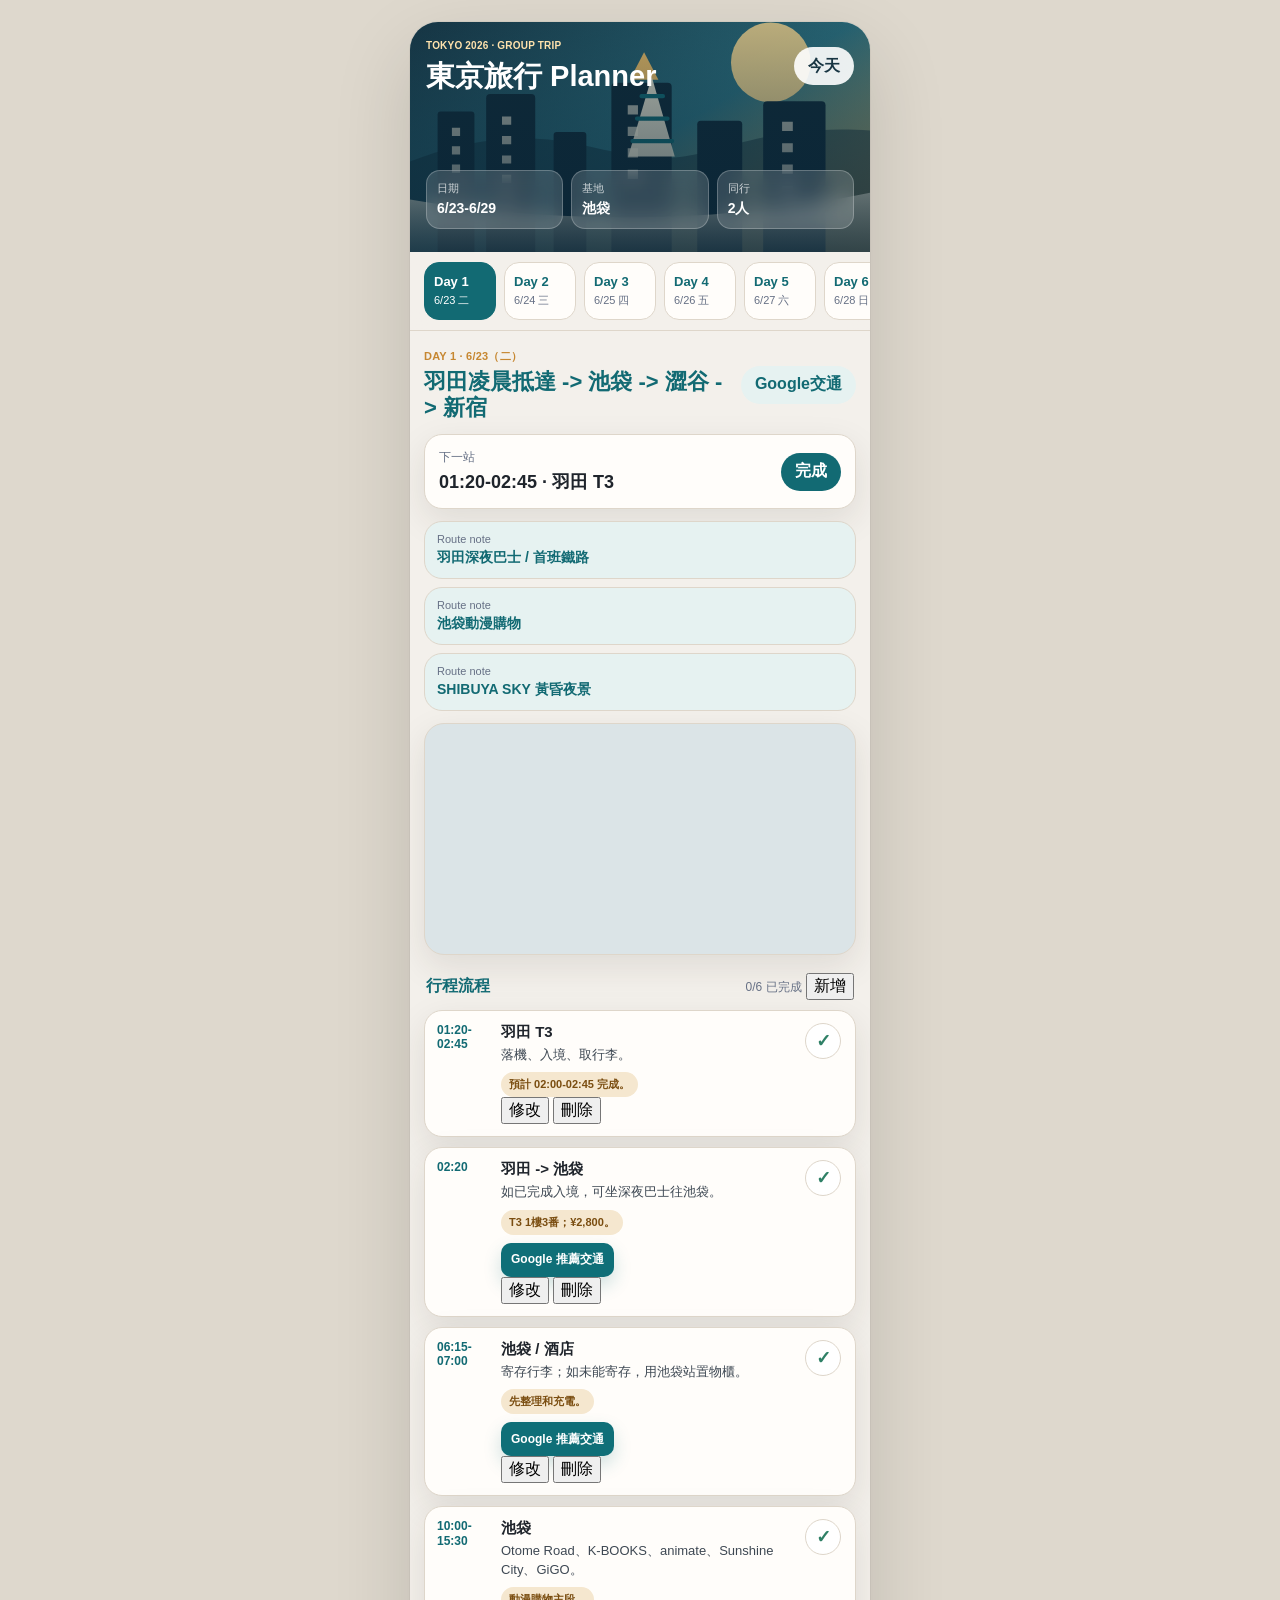
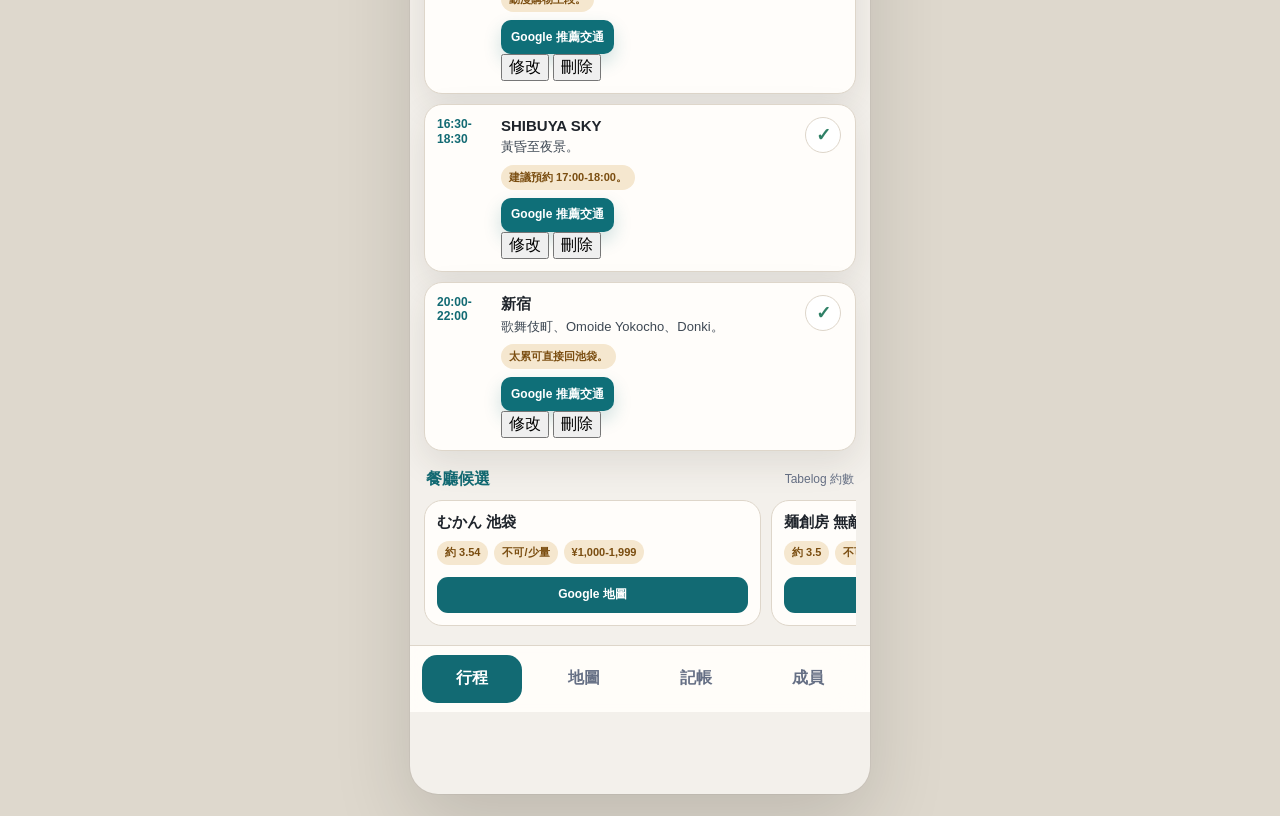
<file: travel-app/index.html>
<!doctype html>
<html lang="zh-Hant">
  <head>
    <meta charset="UTF-8" />
    <meta name="viewport" content="width=device-width, initial-scale=1, viewport-fit=cover" />
    <meta name="theme-color" content="#126a73" />
    <meta name="apple-mobile-web-app-capable" content="yes" />
    <meta name="apple-mobile-web-app-title" content="東京旅行" />
    <meta name="apple-mobile-web-app-status-bar-style" content="black-translucent" />
    <title>東京旅行 Planner</title>
    <link rel="manifest" href="./manifest.webmanifest" />
    <link rel="apple-touch-icon" href="./assets/app-icon.svg" />
    <link rel="icon" href="./assets/app-icon.svg" type="image/svg+xml" />
    <link rel="stylesheet" href="./styles.css?v=ticket-day4-1" />
  </head>
  <body>
    <div class="phone-app">
      <header class="trip-hero">
        <div class="hero-top">
          <div>
            <p class="mini-label">Tokyo 2026 · Group Trip</p>
            <h1>東京旅行 Planner</h1>
          </div>
          <button id="todayBtn" class="pill-button" type="button">今天</button>
        </div>
        <div class="trip-stats">
          <div><span>日期</span><strong>6/23-6/29</strong></div>
          <div><span>基地</span><strong>池袋</strong></div>
          <div><span>同行</span><strong id="heroPeople">2人</strong></div>
        </div>
      </header>

      <nav id="dayRail" class="day-rail" aria-label="選擇日期"></nav>

      <main>
        <section id="view-plan" class="app-view active">
          <div class="section-head">
            <div>
              <p id="dayKicker" class="mini-label"></p>
              <h2 id="dayTitle"></h2>
            </div>
            <a id="routeLink" class="map-link" target="_blank" rel="noreferrer">路線</a>
          </div>

          <article class="live-card">
            <div>
              <span>下一站</span>
              <strong id="nextStop">-</strong>
            </div>
            <button id="markNextBtn" class="primary-small" type="button">完成</button>
          </article>

          <div id="routeMetrics" class="metric-strip"></div>

          <div class="map-preview">
            <iframe id="planMap" title="Google Map" loading="lazy" referrerpolicy="no-referrer-when-downgrade"></iframe>
          </div>

          <div class="subhead-row">
            <h3>行程流程</h3>
            <div class="subhead-actions">
              <span id="progressText"></span>
              <button id="addStopBtn" class="mini-action-button" type="button">新增</button>
            </div>
          </div>
          <div id="timeline" class="timeline"></div>

          <div class="subhead-row">
            <h3>餐廳候選</h3>
            <span>Tabelog 約數</span>
          </div>
          <div id="restaurantScroller" class="restaurant-scroller"></div>
        </section>

        <section id="view-map" class="app-view">
          <div class="section-head">
            <div>
              <p class="mini-label">Map Mode</p>
              <h2>地圖與地點</h2>
            </div>
            <select id="mapDaySelect" aria-label="選擇地圖日期"></select>
          </div>
          <div class="map-large">
            <iframe id="bigMap" title="Google Map large" loading="lazy" referrerpolicy="no-referrer-when-downgrade"></iframe>
          </div>
          <div id="placeList" class="place-list"></div>
        </section>

        <section id="view-money" class="app-view">
          <div class="section-head">
            <div>
              <p class="mini-label">Split Wallet</p>
              <h2>多人記帳</h2>
            </div>
            <button id="resetBtn" class="ghost-button danger" type="button">重設</button>
          </div>

          <div class="money-summary">
            <div><span>總支出</span><strong id="totalSpent">¥0</strong></div>
            <div><span>人均</span><strong id="perPerson">¥0</strong></div>
            <div><span id="netOwner">淨額</span><strong id="netBalance">¥0</strong></div>
          </div>

          <section class="sync-panel">
            <div>
              <strong>Google Sheet 同步</strong>
              <span id="syncStatus">未連線</span>
            </div>
            <button id="syncPullBtn" class="ghost-button" type="button">拉取</button>
            <button id="syncPushBtn" class="ghost-button" type="button">上傳</button>
          </section>

          <form id="expenseForm" class="sheet-form">
            <label>項目<input id="expenseTitle" required placeholder="例如：Day 3 午餐" /></label>
            <div class="two-col">
              <label>金額<input id="expenseAmount" required type="number" min="1" step="1" placeholder="5000" /></label>
              <label>幣種<select id="expenseCurrency"><option value="JPY">日圓 JPY</option><option value="HKD">港幣 HKD</option></select></label>
            </div>
            <div class="two-col">
              <label>付款人<select id="expensePayer"></select></label>
              <label>日期<select id="expenseDay"></select></label>
            </div>
            <div class="two-col">
              <label>分類<select id="expenseCategory"><option>餐飲</option><option>交通</option><option>門票</option><option>購物</option><option>住宿</option><option>結算</option><option>其他</option></select></label>
              <label>分帳<select id="splitMode"><option value="equal">由以下人分擔</option><option value="payerOnly">只記付款</option></select></label>
            </div>
            <div>
              <div class="form-label">誰需要分擔 / 誰受益</div>
              <div id="participantPresets" class="preset-row"></div>
              <div id="participantList" class="participant-list"></div>
            </div>
            <button class="primary-button" type="submit">新增支出</button>
          </form>

          <h3 class="list-title">分帳結果</h3>
          <div id="balanceList" class="stack-list"></div>
          <h3 class="list-title">建議結算</h3>
          <div id="settlementList" class="stack-list"></div>
          <h3 class="list-title">支出紀錄</h3>
          <div id="expenseList" class="stack-list"></div>
        </section>

        <section id="view-people" class="app-view">
          <div class="section-head">
            <div>
              <p class="mini-label">Members & Notes</p>
              <h2>成員與旅行備忘</h2>
            </div>
            <button id="addTravelerBtn" class="pill-button" type="button">新增</button>
          </div>
          <div id="travelerList" class="member-list"></div>

          <h3 class="list-title">出發前 Checklist</h3>
          <div id="checkList" class="check-list"></div>

          <h3 class="list-title">Day 5 雨天 Plan B</h3>
          <article class="note-card">
            <strong>取消鎌倉 / 橫濱，改去秋葉原</strong>
            <p>如早上大雨、海邊大風或制服拍照效果不佳，就改為秋葉原室內 shopping。池袋往返秋葉原約 ¥460/人。</p>
          </article>
        </section>
      </main>

      <nav class="bottom-tabs" aria-label="主功能">
        <button class="active" data-view="plan" type="button"><span>行程</span></button>
        <button data-view="map" type="button"><span>地圖</span></button>
        <button data-view="money" type="button"><span>記帳</span></button>
        <button data-view="people" type="button"><span>成員</span></button>
      </nav>
    </div>

    <script src="./app.js?v=ticket-day4-1"></script>
  </body>
</html>
</file>
<file: travel-app/styles.css>
:root {
  --bg: #f3f0eb;
  --surface: #fffdfa;
  --surface-2: #f8f4ed;
  --ink: #1f242b;
  --muted: #667085;
  --line: #ded6ca;
  --teal: #126a73;
  --teal-2: #e6f2f1;
  --gold: #c68731;
  --gold-2: #f5e7cf;
  --red: #bd4b5b;
  --green: #2f8066;
  --shadow: 0 12px 34px rgba(46, 39, 30, 0.1);
  font-family:
    -apple-system, BlinkMacSystemFont, "Segoe UI", "PingFang TC", "Hiragino Sans",
    "Microsoft JhengHei", sans-serif;
}

* {
  box-sizing: border-box;
}

body {
  margin: 0;
  min-height: 100vh;
  background: #ded8cd;
  color: var(--ink);
}

button,
input,
select {
  font: inherit;
}

button,
select {
  cursor: pointer;
}

.phone-app {
  position: relative;
  width: min(100vw, 460px);
  min-height: 100vh;
  margin: 0 auto;
  padding: 0 0 calc(82px + env(safe-area-inset-bottom));
  background: var(--bg);
  box-shadow: 0 0 0 1px rgba(0, 0, 0, 0.04), 0 30px 80px rgba(0, 0, 0, 0.14);
}

.trip-hero {
  min-height: 230px;
  padding: calc(18px + env(safe-area-inset-top)) 16px 14px;
  color: white;
  background:
    linear-gradient(180deg, rgba(9, 37, 55, 0.22), rgba(9, 37, 55, 0.72)),
    url("./assets/tokyo-trip-hero.svg") center 50% / cover;
}

.hero-top,
.section-head,
.subhead-row,
.live-card,
.bottom-tabs,
.stack-row,
.member-card {
  display: flex;
  align-items: center;
  justify-content: space-between;
  gap: 12px;
}

.mini-label {
  margin: 0 0 5px;
  color: var(--gold);
  font-size: 11px;
  font-weight: 800;
  letter-spacing: 0.02em;
  text-transform: uppercase;
}

.trip-hero .mini-label {
  margin-bottom: 10px;
  color: #ffe3ad;
  font-size: 10px;
  line-height: 1.1;
}

h1,
h2,
h3,
p {
  margin: 0;
  letter-spacing: 0;
}

h1 {
  max-width: 250px;
  font-size: 29px;
  line-height: 1.07;
}

h2 {
  font-size: 22px;
  line-height: 1.16;
}

h3 {
  font-size: 16px;
}

.pill-button,
.ghost-button,
.primary-small,
.primary-button,
.map-link {
  min-height: 38px;
  border: 0;
  border-radius: 999px;
  padding: 0 14px;
  text-decoration: none;
  font-weight: 850;
}

.pill-button {
  background: rgba(255, 255, 255, 0.9);
  color: #183543;
}

.ghost-button,
.map-link {
  display: inline-flex;
  align-items: center;
  justify-content: center;
  background: var(--teal-2);
  color: var(--teal);
  flex: 0 0 auto;
  white-space: nowrap;
}

.ghost-button.danger {
  background: #f8e3e6;
  color: var(--red);
}

.primary-small,
.primary-button {
  background: var(--teal);
  color: white;
}

.primary-button {
  width: 100%;
}

.trip-stats {
  display: grid;
  grid-template-columns: repeat(3, 1fr);
  gap: 8px;
  margin-top: 78px;
}

.trip-stats div {
  min-width: 0;
  padding: 10px;
  border: 1px solid rgba(255, 255, 255, 0.24);
  border-radius: 14px;
  background: rgba(255, 255, 255, 0.16);
  backdrop-filter: blur(10px);
}

.trip-stats span,
.metric span,
.money-summary span {
  display: block;
  color: var(--muted);
  font-size: 11px;
}

.trip-stats span {
  color: rgba(255, 255, 255, 0.74);
}

.trip-stats strong {
  display: block;
  margin-top: 4px;
  overflow: hidden;
  color: white;
  font-size: 14px;
  text-overflow: ellipsis;
  white-space: nowrap;
}

.day-rail {
  position: sticky;
  top: 0;
  z-index: 8;
  display: flex;
  gap: 8px;
  overflow-x: auto;
  padding: 10px 14px;
  border-bottom: 1px solid var(--line);
  background: rgba(243, 240, 235, 0.94);
  backdrop-filter: blur(12px);
  scrollbar-width: none;
}

.day-rail::-webkit-scrollbar {
  display: none;
}

.day-chip {
  flex: 0 0 auto;
  width: 72px;
  min-height: 58px;
  border: 1px solid var(--line);
  border-radius: 15px;
  background: var(--surface);
  color: var(--ink);
  text-align: left;
  padding: 9px;
}

.day-chip strong {
  display: block;
  color: var(--teal);
  font-size: 13px;
}

.day-chip span {
  display: block;
  margin-top: 4px;
  color: var(--muted);
  font-size: 11px;
}

.day-chip.active {
  border-color: var(--teal);
  background: var(--teal);
  color: white;
}

.day-chip.active strong,
.day-chip.active span {
  color: white;
}

main {
  padding: 14px;
}

.app-view {
  display: none;
}

.app-view.active {
  display: block;
}

.section-head {
  margin: 4px 0 14px;
}

.section-head h2 {
  max-width: 300px;
  color: var(--teal);
}

.live-card,
.metric,
.stop-card,
.restaurant-card,
.place-card,
.sheet-form,
.stack-row,
.member-card,
.note-card,
.check-row {
  border: 1px solid var(--line);
  border-radius: 18px;
  background: var(--surface);
  box-shadow: var(--shadow);
}

.live-card {
  padding: 14px;
  margin-bottom: 12px;
}

.live-card span {
  display: block;
  margin-bottom: 4px;
  color: var(--muted);
  font-size: 12px;
}

.live-card strong {
  font-size: 18px;
  color: var(--ink);
}

.metric-strip {
  display: grid;
  grid-template-columns: 1fr;
  gap: 8px;
  margin-bottom: 12px;
}

.metric {
  padding: 11px 12px;
  background: var(--teal-2);
  box-shadow: none;
}

.metric strong {
  display: block;
  margin-top: 4px;
  color: var(--teal);
  font-size: 14px;
}

.map-preview,
.map-large {
  overflow: hidden;
  border: 1px solid var(--line);
  border-radius: 20px;
  background: #dbe4e7;
  box-shadow: var(--shadow);
}

.map-preview iframe,
.map-large iframe {
  display: block;
  width: 100%;
  height: 230px;
  border: 0;
}

.map-large iframe {
  height: 62vh;
  min-height: 380px;
}

.subhead-row {
  margin: 18px 2px 10px;
}

.subhead-row h3,
.list-title {
  color: var(--teal);
}

.subhead-row span {
  color: var(--muted);
  font-size: 12px;
}

.timeline,
.place-list,
.stack-list,
.member-list,
.check-list {
  display: grid;
  gap: 10px;
}

.stop-card {
  position: relative;
  display: grid;
  grid-template-columns: 54px 1fr 38px;
  gap: 10px;
  padding: 12px;
}

.stop-card.done {
  border-color: #a8d5c2;
  background: #f0faf5;
}

.time-badge {
  color: var(--teal);
  font-size: 12px;
  font-weight: 900;
  line-height: 1.2;
}

.stop-main h3 {
  margin-bottom: 4px;
  font-size: 15px;
}

.stop-main p {
  color: #3e4853;
  font-size: 13px;
  line-height: 1.42;
}

.stop-note {
  display: inline-block;
  margin-top: 8px;
  padding: 5px 8px;
  border-radius: 999px;
  background: var(--gold-2);
  color: #7a4d10;
  font-size: 11px;
  font-weight: 800;
}

.transport-link {
  display: flex;
  align-items: center;
  justify-content: center;
  width: fit-content;
  min-height: 34px;
  margin-top: 8px;
  padding: 8px 10px;
  border-radius: 10px;
  background: #0f6f78;
  color: white;
  font-size: 12px;
  font-weight: 900;
  text-decoration: none;
  box-shadow: 0 8px 18px rgba(15, 111, 120, 0.2);
}

.tick-button {
  width: 36px;
  height: 36px;
  border: 1px solid var(--line);
  border-radius: 50%;
  background: white;
  color: var(--green);
  font-size: 18px;
  font-weight: 900;
}

.tick-button.active {
  border-color: var(--green);
  background: var(--green);
  color: white;
}

.restaurant-scroller {
  display: flex;
  gap: 10px;
  overflow-x: auto;
  padding: 0 0 5px;
  scroll-snap-type: x mandatory;
  scrollbar-width: none;
}

.restaurant-scroller::-webkit-scrollbar {
  display: none;
}

.restaurant-card {
  flex: 0 0 78%;
  scroll-snap-align: start;
  padding: 12px;
  box-shadow: none;
}

.restaurant-card strong {
  display: block;
  margin-bottom: 8px;
  font-size: 15px;
}

.restaurant-card span {
  display: inline-flex;
  min-height: 24px;
  align-items: center;
  margin: 0 6px 6px 0;
  padding: 0 8px;
  border-radius: 999px;
  background: var(--gold-2);
  color: #7a4d10;
  font-size: 11px;
  font-weight: 800;
}

.restaurant-map-link {
  display: flex;
  align-items: center;
  justify-content: center;
  width: 100%;
  min-height: 36px;
  margin-top: 6px;
  border-radius: 11px;
  background: var(--teal);
  color: white;
  font-size: 12px;
  font-weight: 900;
  text-decoration: none;
}

.map-controls {
  display: grid;
  gap: 10px;
}

select,
input {
  width: 100%;
  min-height: 44px;
  border: 1px solid var(--line);
  border-radius: 13px;
  padding: 10px 12px;
  background: white;
  color: var(--ink);
}

.place-list {
  margin-top: 12px;
}

.place-card {
  padding: 13px;
  box-shadow: none;
}

.place-card strong {
  display: block;
  margin-bottom: 4px;
}

.place-card p {
  margin-bottom: 10px;
  color: var(--muted);
  font-size: 13px;
  line-height: 1.38;
}

.place-card a {
  color: var(--teal);
  font-size: 13px;
  font-weight: 900;
}

.money-summary {
  display: grid;
  grid-template-columns: repeat(3, minmax(0, 1fr));
  gap: 10px;
  margin-bottom: 12px;
}

.money-summary div {
  min-width: 0;
  padding: 12px 10px;
  border-radius: 18px;
  background: var(--teal-2);
}

.money-summary strong {
  display: block;
  margin-top: 5px;
  color: var(--teal);
  overflow: hidden;
  font-size: 18px;
  text-overflow: ellipsis;
  white-space: nowrap;
}

.sync-panel {
  display: grid;
  grid-template-columns: minmax(0, 1fr) auto auto;
  align-items: center;
  gap: 8px;
  margin-bottom: 12px;
  padding: 12px;
  border: 1px solid var(--line);
  border-radius: 18px;
  background: var(--surface);
}

.sync-panel strong,
.sync-panel span {
  display: block;
}

.sync-panel strong {
  color: var(--ink);
  font-size: 13px;
}

.sync-panel span {
  margin-top: 3px;
  color: var(--muted);
  font-size: 11px;
}

.sync-panel span[data-tone="ok"] {
  color: var(--green);
}

.sync-panel span[data-tone="warn"] {
  color: #9c6a0c;
}

.sync-panel span[data-tone="error"] {
  color: var(--red);
}

.sync-panel .ghost-button {
  min-height: 34px;
  padding: 0 11px;
  font-size: 12px;
}

.sheet-form {
  display: grid;
  gap: 10px;
  padding: 13px;
  background: var(--surface-2);
  box-shadow: none;
}

.sheet-form label {
  display: grid;
  gap: 6px;
  color: #594c39;
  font-size: 12px;
  font-weight: 900;
}

.form-label {
  margin-bottom: 8px;
  color: #594c39;
  font-size: 12px;
  font-weight: 900;
}

.participant-list {
  display: flex;
  flex-wrap: wrap;
  gap: 8px;
}

.preset-row {
  display: flex;
  gap: 8px;
  overflow-x: auto;
  margin: 0 0 8px;
  padding-bottom: 2px;
  scrollbar-width: none;
}

.preset-row::-webkit-scrollbar {
  display: none;
}

.preset-chip {
  flex: 0 0 auto;
  min-height: 34px;
  border: 1px solid var(--teal);
  border-radius: 999px;
  padding: 0 11px;
  background: var(--teal-2);
  color: var(--teal);
  font-size: 12px;
  font-weight: 900;
}

.participant-chip {
  display: inline-flex !important;
  grid-template-columns: none !important;
  min-height: 38px;
  align-items: center;
  gap: 7px !important;
  padding: 0 11px;
  border: 1px solid var(--line);
  border-radius: 999px;
  background: white;
  color: var(--ink) !important;
  font-size: 12px !important;
}

.participant-chip input {
  width: 16px;
  min-height: 16px;
  padding: 0;
  accent-color: var(--teal);
}

.two-col {
  display: grid;
  grid-template-columns: 1fr 1fr;
  gap: 10px;
}

.list-title {
  margin: 18px 2px 9px;
  font-size: 16px;
}

.stack-row,
.member-card,
.check-row {
  padding: 12px;
  box-shadow: none;
}

.stack-row strong,
.member-card strong {
  display: block;
  font-size: 14px;
}

.stack-row span,
.member-card span {
  color: var(--muted);
  font-size: 12px;
}

.balance-card,
.settlement-row,
.empty-row {
  display: grid;
  align-items: center;
  gap: 8px;
  padding: 12px;
  border: 1px solid var(--line);
  border-radius: 16px;
  background: #f0faf5;
}

.balance-card {
  grid-template-columns: minmax(0, 1fr) auto;
  background: var(--surface);
}

.balance-card.negative {
  background: #fff8e8;
}

.balance-person {
  display: flex;
  align-items: center;
  gap: 10px;
  min-width: 0;
}

.balance-person > span,
.expense-icon {
  display: inline-flex;
  width: 34px;
  height: 34px;
  flex: 0 0 auto;
  align-items: center;
  justify-content: center;
  border-radius: 50%;
  background: var(--teal);
  color: white;
  font-size: 12px;
  font-weight: 900;
}

.balance-person div {
  min-width: 0;
}

.balance-card strong,
.settlement-row strong {
  overflow: hidden;
  color: var(--teal);
  font-size: 14px;
  text-overflow: ellipsis;
  white-space: nowrap;
}

.balance-card.negative strong {
  color: #9c6a0c;
}

.balance-card em {
  display: block;
  overflow: hidden;
  color: var(--muted);
  font-size: 12px;
  font-style: normal;
  text-overflow: ellipsis;
  white-space: nowrap;
}

.settlement-row {
  grid-template-columns: minmax(0, 1fr) auto auto;
}

.settlement-row span {
  display: block;
  color: var(--muted);
  font-size: 12px;
}

.settlement-row em {
  color: var(--green);
  font-style: normal;
  font-weight: 900;
}

.settle-button {
  min-height: 32px;
  border: 0;
  border-radius: 999px;
  padding: 0 10px;
  background: var(--green);
  color: white;
  font-size: 12px;
  font-weight: 900;
}

.empty-row {
  display: block;
  color: var(--muted);
  font-size: 13px;
}

.expense-row {
  display: grid;
  grid-template-columns: 34px minmax(0, 1fr) auto 34px;
  align-items: center;
  gap: 9px;
  padding: 12px;
  border: 1px solid var(--line);
  border-radius: 18px;
  background: var(--surface);
}

.expense-row div:nth-child(2) {
  min-width: 0;
}

.expense-row strong {
  display: block;
  color: var(--ink);
  font-size: 14px;
  white-space: nowrap;
}

.expense-row div:nth-child(2) strong,
.expense-row span,
.expense-row small {
  overflow: hidden;
  text-overflow: ellipsis;
}

.expense-row span,
.expense-row small {
  display: block;
  color: var(--muted);
  font-size: 11px;
  white-space: nowrap;
}

.delete-button {
  width: 34px;
  height: 34px;
  border: 0;
  border-radius: 50%;
  background: #f4e8e9;
  color: var(--red);
  font-size: 18px;
}

.member-dot {
  width: 12px;
  height: 12px;
  flex: 0 0 auto;
  border-radius: 50%;
  background: var(--gold);
}

.member-name {
  display: flex;
  align-items: center;
  gap: 9px;
  min-width: 0;
}

.check-row {
  display: grid;
  grid-template-columns: 36px 1fr;
  align-items: center;
  gap: 10px;
}

.check-row button {
  width: 34px;
  height: 34px;
  border: 1px solid var(--line);
  border-radius: 50%;
  background: white;
  color: var(--green);
  font-weight: 900;
}

.check-row.done {
  background: #f0faf5;
}

.check-row.done button {
  border-color: var(--green);
  background: var(--green);
  color: white;
}

.note-card {
  padding: 14px;
  box-shadow: none;
}

.note-card p {
  margin-top: 6px;
  color: var(--muted);
  font-size: 13px;
  line-height: 1.45;
}

.bottom-tabs {
  position: fixed;
  left: 50%;
  bottom: 0;
  z-index: 20;
  width: min(100vw, 460px);
  transform: translateX(-50%);
  padding: 9px 12px calc(9px + env(safe-area-inset-bottom));
  border-top: 1px solid var(--line);
  background: rgba(255, 253, 250, 0.94);
  backdrop-filter: blur(16px);
}

.bottom-tabs button {
  flex: 1;
  min-height: 48px;
  border: 0;
  border-radius: 15px;
  background: transparent;
  color: var(--muted);
  font-weight: 900;
}

.bottom-tabs button.active {
  background: var(--teal);
  color: white;
}

@media (min-width: 760px) {
  body {
    padding: 22px 0;
  }

  .phone-app {
    min-height: calc(100vh - 44px);
    border-radius: 28px;
    overflow: hidden;
  }

  .bottom-tabs {
    position: sticky;
    left: auto;
    bottom: 0;
    transform: none;
    width: 100%;
  }
}
</file>
